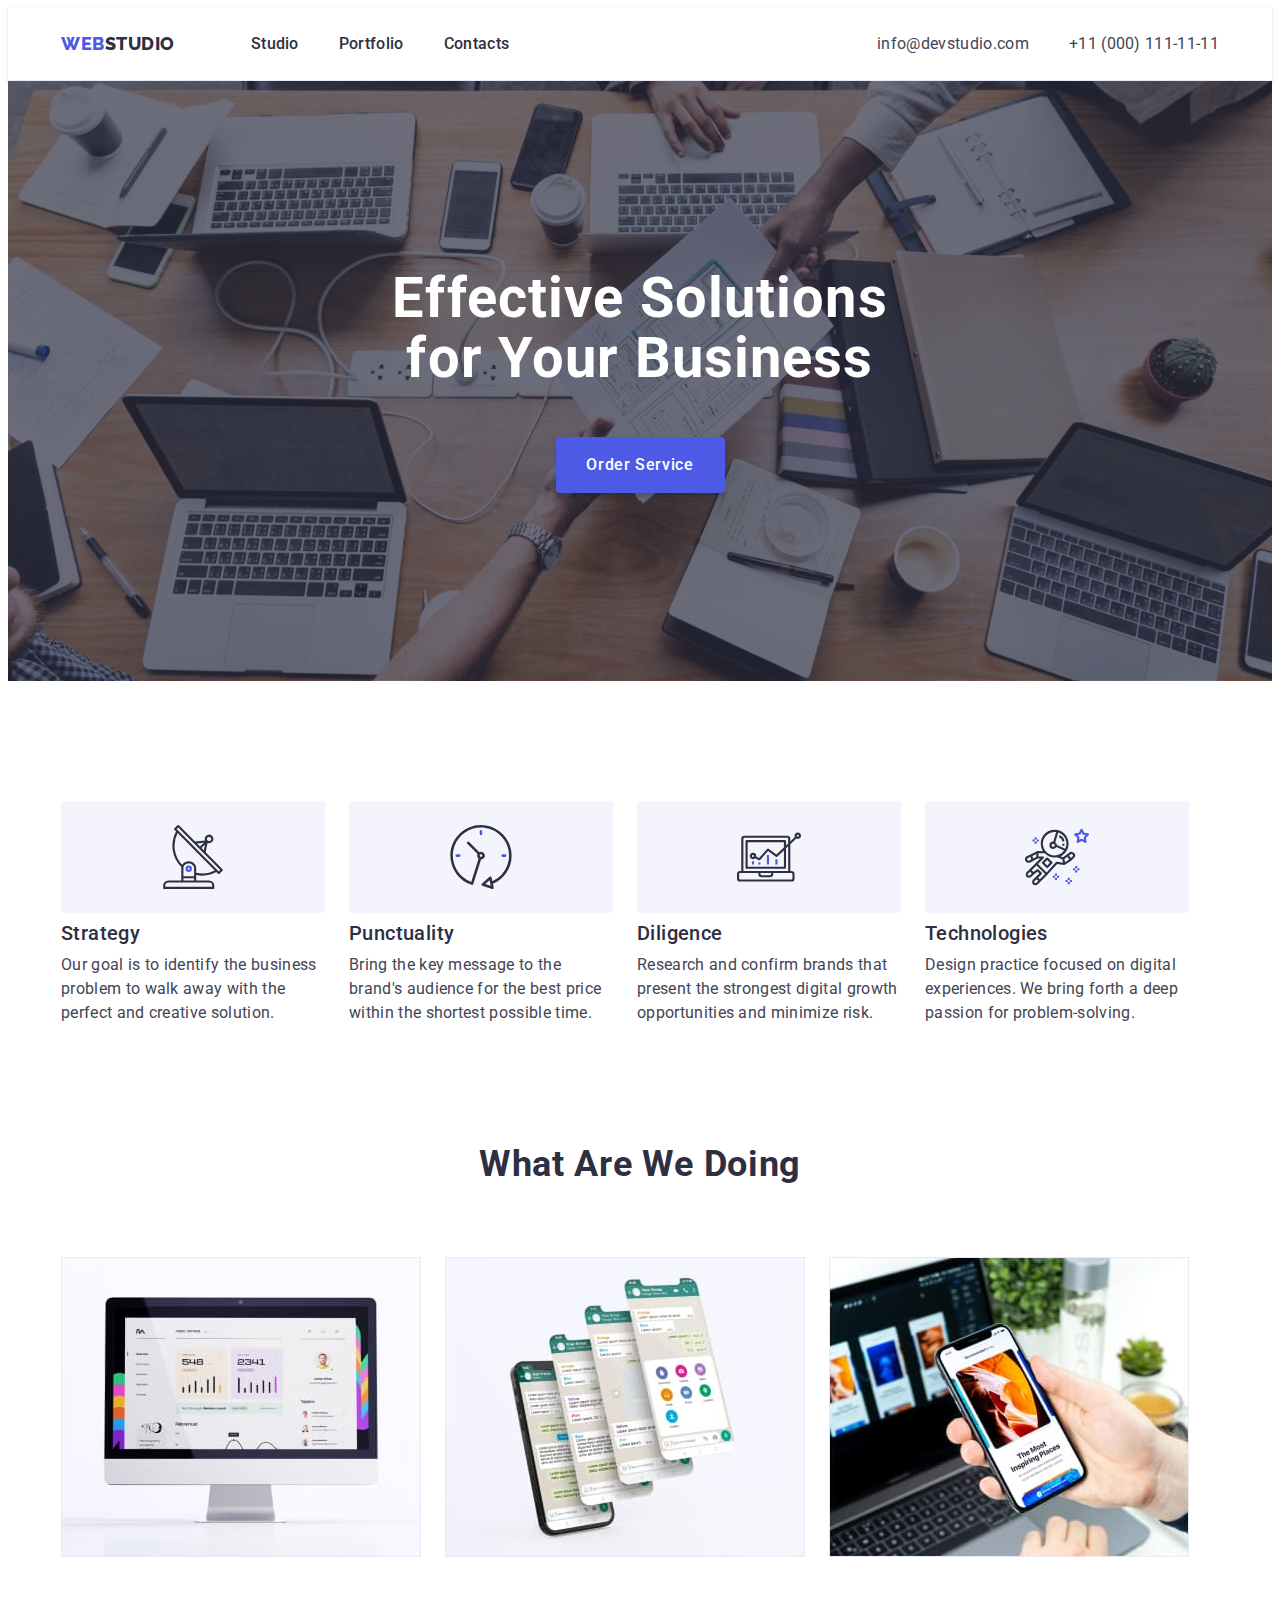
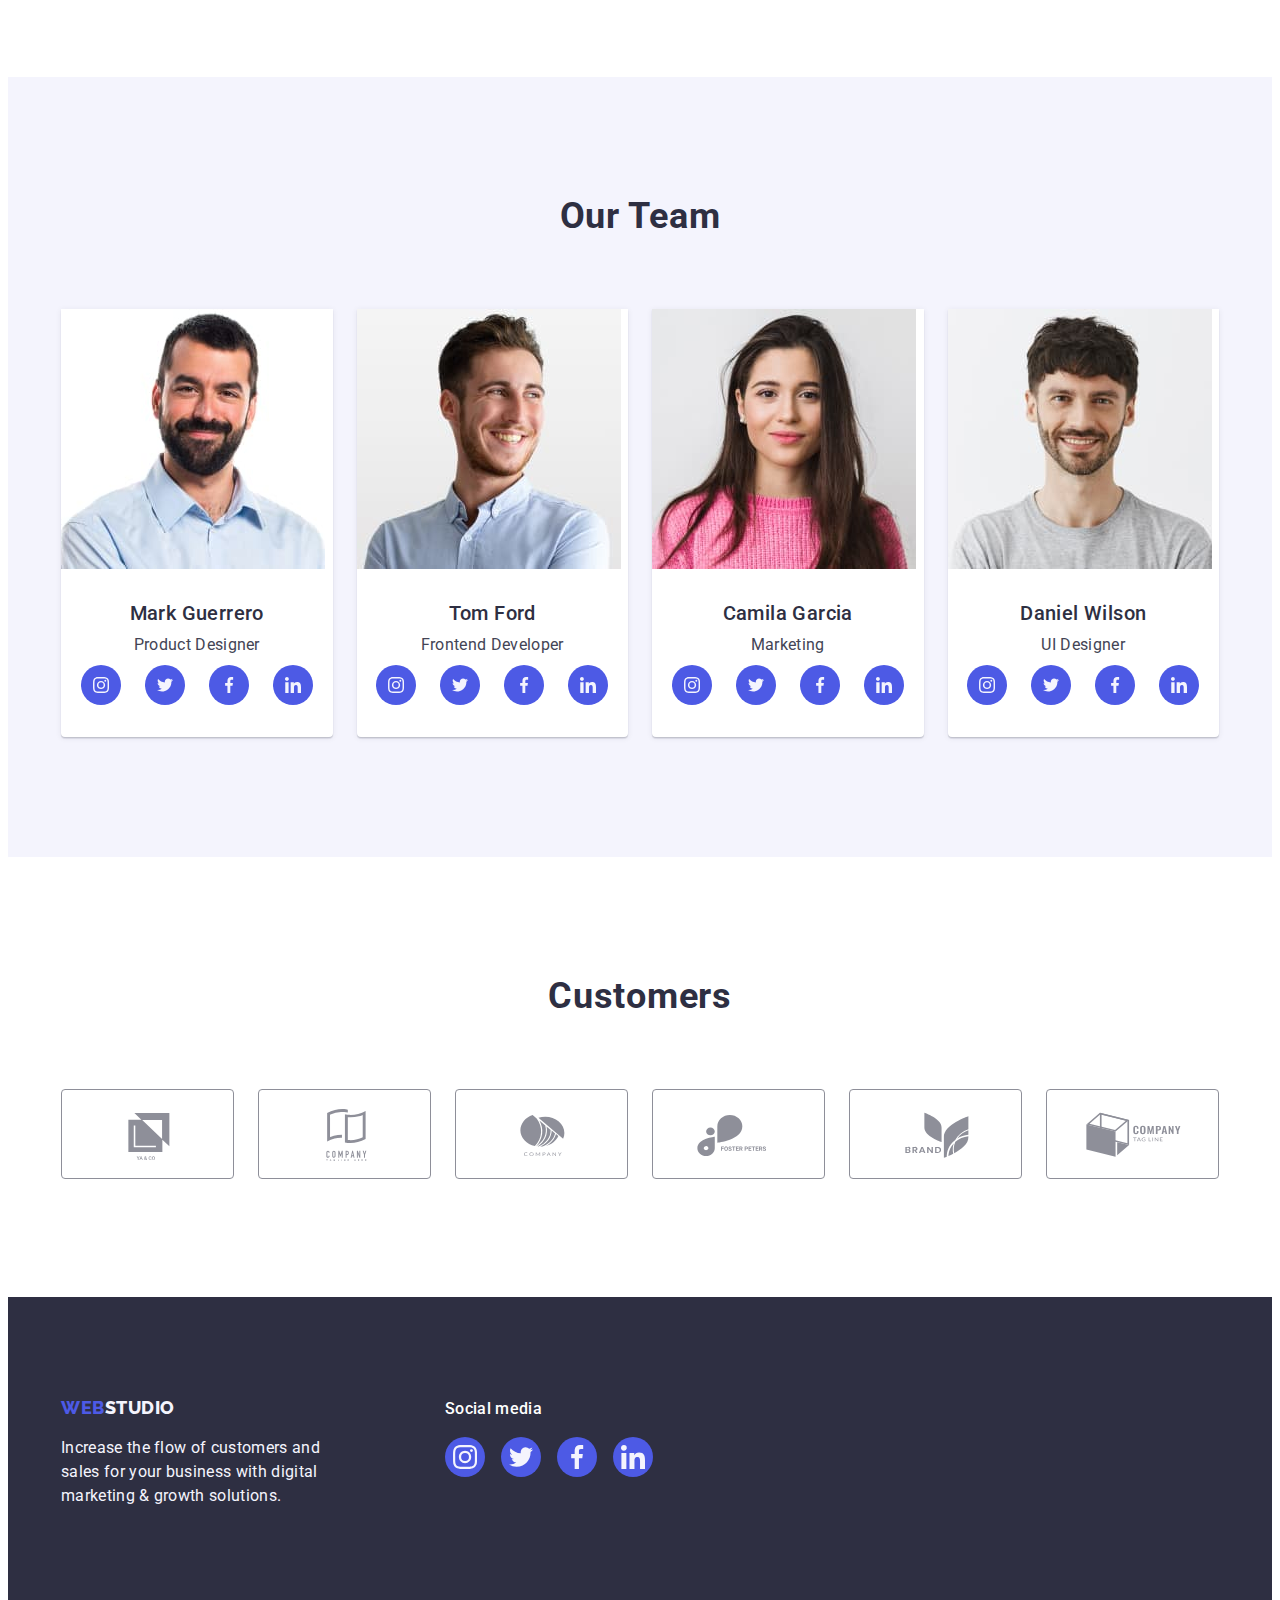
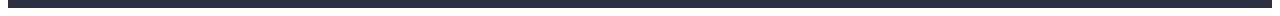
<file: index.html>
<!DOCTYPE html>
<html lang="en">
  <head>
    <meta charset="UTF-8" />
    <meta http-equiv="X-UA-Compatible" content="IE=edge" />
    <meta name="viewport" content="width=device-width, initial-scale=1.0" />
    <title>Studio</title>
    <link rel="preconnect" href="https://fonts.googleapis.com" />
    <link rel="preconnect" href="https://fonts.gstatic.com" crossorigin />
    <link
      href="https://fonts.googleapis.com/css2?family=Raleway:wght@800&family=Roboto:wght@400;500;600;700&display=swap"
      rel="stylesheet"
    />
    <link
      rel="stylesheet"
      href="https://cdnjs.cloudflare.com/ajax/libs/modern-normalize/1.1.0/modern-normalize.min.css"
      integrity="sha512-wpPYUAdjBVSE4KJnH1VR1HeZfpl1ub8YT/NKx4PuQ5NmX2tKuGu6U/JRp5y+Y8XG2tV+wKQpNHVUX03MfMFn9Q=="
      crossorigin="anonymous"
      referrerpolicy="no-referrer"
    />
    <link rel="stylesheet" href="./css/styles.css" />
  </head>
  <body>
    <header class="header">
      <div class="container header-container">
        <nav class="nav-header link">
          <a href="./index.html" class="header-logo link"
            >Web<span class="header-logostudio">Studio</span>
          </a>
          <ul class="list-header list">
            <li class="item-header">
              <a class="link-header link" href="./index.html">Studio</a>
            </li>
            <li class="item-header">
              <a class="link-header link" href="./portfolio.html">Portfolio</a>
            </li>
            <li class="item-header">
              <a class="link-header link" href="">Contacts</a>
            </li>
          </ul>
        </nav>
        <address class="contact-header">
          <ul class="list-header list">
            <li class="item-header">
              <a class="contact-link link" href="mailto:info@devstudio.com"
                >info@devstudio.com
              </a>
            </li>
            <li class="item-header">
              <a class="contact-link link" href="tel:+110001111111"
                >+11 (000) 111-11-11
              </a>
            </li>
          </ul>
        </address>
      </div>
    </header>
    <main>
      <section class="hero">
        <div class="container">
          <h1 class="hero-title">Effective Solutions for Your Business</h1>
          <button class="hero-btn" type="button">Order Service</button>
        </div>
      </section>
      <section class="about section">
        <div class="container">
          <h2 class="hidden visually-hidden">privilege</h2>
          <ul class="about-list list">
            <li class="about-item">
              <div class="about-soc-link link">
                <svg class="about-soc-icon" width="64px" height="64px">
                  <use href="./images/about.svg#icon-antenna-1"></use>
                </svg>
              </div>
              <h3 class="about-subtitle">Strategy</h3>
              <p class="about-text">
                Our goal is to identify the business problem to walk away with
                the perfect and creative solution.
              </p>
            </li>
            <li class="about-item">
              <div class="about-soc-link link">
                <svg class="about-soc-icon" width="64px" height="64px">
                  <use href="./images/about.svg#icon-clock-1"></use>
                </svg>
              </div>
              <h3 class="about-subtitle">Punctuality</h3>
              <p class="about-text">
                Bring the key message to the brand's audience for the best price
                within the shortest possible time.
              </p>
            </li>
            <li class="about-item">
              <div class="about-soc-link link">
                <svg class="about-soc-icon" width="64px" height="64px">
                  <use href="./images/about.svg#icon-diagram-1"></use>
                </svg>
              </div>
              <h3 class="about-subtitle">Diligence</h3>
              <p class="about-text">
                Research and confirm brands that present the strongest digital
                growth opportunities and minimize risk.
              </p>
            </li>
            <li class="about-item">
              <div class="about-soc-link link">
                <svg class="about-soc-icon" width="64px" height="64px">
                  <use href="./images/about.svg#icon-astronaut"></use>
                </svg>
              </div>
              <h3 class="about-subtitle">Technologies</h3>
              <p class="about-text">
                Design practice focused on digital experiences. We bring forth a
                deep passion for problem-solving.
              </p>
            </li>
          </ul>
        </div>
      </section>
      <section class="products section">
        <div class="container">
          <h2 class="products-title">What are we doing</h2>
          <ul class="products-list list">
            <li class="products-item">
              <img
                src="./images/img.jpg"
                alt="technology"
                width="360"
                height="300"
              />
            </li>
            <li class="products-item">
              <img
                src="./images/img1.jpg"
                alt="technology"
                width="360"
                height="300"
              />
            </li>
            <li class="products-item">
              <img
                src="./images/img2.jpg"
                alt="technology"
                width="360"
                height="300"
              />
            </li>
          </ul>
        </div>
      </section>
      <section class="team section">
        <div class="container">
          <h2 class="team-title">Our Team</h2>
          <ul class="team-list list">
            <li class="team-item">
              <img src="./images/img4.jpg" alt="it" width="264" height="260" />
              <div class="team-card">
                <h3 class="team-subtitle">Mark Guerrero</h3>
                <p class="team-text">Product Designer</p>
                <ul class="team-soc-list list">
                  <li class="team-item-soc">
                    <a class="team-soc-link link" href="">
                      <svg class="team-soc-icon" width="16px" height="16px">
                        <use href="./images/icons.svg#icon-instagram"></use>
                        href="
                      </svg>
                    </a>
                  </li>
                  <li class="team-item-soc">
                    <a class="team-soc-link link" href="">
                      <svg class="team-soc-icon" width="16px" height="16px">
                        <use href="./images/icons.svg#icon-twitter"></use>
                      </svg>
                    </a>
                  </li>
                  <li class="team-item-soc">
                    <a class="team-soc-link link" href="">
                      <svg class="team-soc-icon" width="16px" height="16px">
                        <use href="./images/icons.svg#icon-facebook"></use>
                      </svg>
                    </a>
                  </li>
                  <li class="team-item-soc">
                    <a class="team-soc-link link" href="">
                      <svg class="team-soc-icon" width="16px" height="16px">
                        <use href="./images/icons.svg#icon-linkedin"></use>
                      </svg>
                    </a>
                  </li>
                </ul>
              </div>
            </li>
            <li class="team-item">
              <img src="./images/img5.jpg" alt="it" width="264" height="260" />
              <div class="team-card">
                <h3 class="team-subtitle">Tom Ford</h3>
                <p class="team-text">Frontend Developer</p>
                <ul class="team-soc-list list">
                  <li class="team-item-soc">
                    <a class="team-soc-link link" href="">
                      <svg class="team-soc-icon" width="16px" height="16px">
                        <use href="./images/icons.svg#icon-instagram"></use>
                        href="
                      </svg>
                    </a>
                  </li>
                  <li class="team-item-soc">
                    <a class="team-soc-link link" href="">
                      <svg class="team-soc-icon" width="16px" height="16px">
                        <use href="./images/icons.svg#icon-twitter"></use>
                      </svg>
                    </a>
                  </li>
                  <li class="team-item-soc">
                    <a class="team-soc-link link" href="">
                      <svg class="team-soc-icon" width="16px" height="16px">
                        <use href="./images/icons.svg#icon-facebook"></use>
                      </svg>
                    </a>
                  </li>
                  <li class="team-item-soc">
                    <a class="team-soc-link link" href="">
                      <svg class="team-soc-icon" width="16px" height="16px">
                        <use href="./images/icons.svg#icon-linkedin"></use>
                      </svg>
                    </a>
                  </li>
                </ul>
              </div>
            </li>
            <li class="team-item">
              <img src="./images/img6.jpg" alt="it" width="264" height="260" />
              <div class="team-card">
                <h3 class="team-subtitle">Camila Garcia</h3>
                <p class="team-text">Marketing</p>
                <ul class="team-soc-list list">
                  <li class="team-item-soc">
                    <a class="team-soc-link link" href="">
                      <svg class="team-soc-icon" width="16px" height="16px">
                        <use href="./images/icons.svg#icon-instagram"></use>
                        href="
                      </svg>
                    </a>
                  </li>
                  <li class="team-item-soc">
                    <a class="team-soc-link link" href="">
                      <svg class="team-soc-icon" width="16px" height="16px">
                        <use href="./images/icons.svg#icon-twitter"></use>
                      </svg>
                    </a>
                  </li>
                  <li class="team-item-soc">
                    <a class="team-soc-link link" href="">
                      <svg class="team-soc-icon" width="16px" height="16px">
                        <use href="./images/icons.svg#icon-facebook"></use>
                      </svg>
                    </a>
                  </li>
                  <li class="team-item-soc">
                    <a class="team-soc-link link" href="">
                      <svg class="team-soc-icon" width="16px" height="16px">
                        <use href="./images/icons.svg#icon-linkedin"></use>
                      </svg>
                    </a>
                  </li>
                </ul>
              </div>
            </li>
            <li class="team-item">
              <img src="./images/img7.jpg" alt="it" width="264" height="260" />
              <div class="team-card">
                <h3 class="team-subtitle">Daniel Wilson</h3>
                <p class="team-text">UI Designer</p>
                <ul class="team-soc-list list">
                  <li class="team-item-soc">
                    <a class="team-soc-link link" href="">
                      <svg class="team-soc-icon" width="16px" height="16px">
                        <use href="./images/icons.svg#icon-instagram"></use>
                        href="
                      </svg>
                    </a>
                  </li>
                  <li class="team-item-soc">
                    <a class="team-soc-link link" href="">
                      <svg class="team-soc-icon" width="16px" height="16px">
                        <use href="./images/icons.svg#icon-twitter"></use>
                      </svg>
                    </a>
                  </li>
                  <li class="team-item-soc">
                    <a class="team-soc-link link" href="">
                      <svg class="team-soc-icon" width="16px" height="16px">
                        <use href="./images/icons.svg#icon-facebook"></use>
                      </svg>
                    </a>
                  </li>
                  <li class="team-item-soc">
                    <a class="team-soc-link link" href="">
                      <svg class="team-soc-icon" width="16px" height="16px">
                        <use href="./images/icons.svg#icon-linkedin"></use>
                      </svg>
                    </a>
                  </li>
                </ul>
              </div>
            </li>
          </ul>
        </div>
      </section>
      <section class="customers">
        <div class="container">
          <h2 class="customers-title">Customers</h2>
          <ul class="customers-list list">
            <li class="customers-item-soc">
              <a class="customers-item-link link" href="">
                <svg class="customers-soc-icon" width="104px" height="56px">
                  <use href="./images/customers.svg#icon-Logo"></use>
                </svg>
              </a>
            </li>
            <li class="customers-item-soc">
              <a class="customers-item-link link" href="">
                <svg class="customers-soc-icon" width="104px" height="56px">
                  <use href="./images/customers.svg#icon-Logo1"></use>
                </svg>
              </a>
            </li>
            <li class="customers-item-soc">
              <a class="customers-item-link link" href="">
                <svg class="customers-soc-icon" width="104px" height="56px">
                  <use href="./images/customers.svg#icon-Logo2"></use>
                </svg>
              </a>
            </li>
            <li class="customers-item-soc">
              <a class="customers-item-link link" href="">
                <svg class="customers-soc-icon" width="104px" height="56px">
                  <use href="./images/customers.svg#icon-Logo3"></use>
                </svg>
              </a>
            </li>
            <li class="customers-item-soc">
              <a class="customers-item-link link" href="">
                <svg class="customers-soc-icon" width="104px" height="56px">
                  <use href="./images/customers.svg#icon-Logo4"></use>
                </svg>
              </a>
            </li>
            <li class="customers-item-soc">
              <a class="customers-item-link link" href="">
                <svg class="customers-soc-icon" width="104px" height="56px">
                  <use href="./images/customers.svg#icon-Logo5"></use>
                </svg>
              </a>
            </li>
          </ul>
        </div>
      </section>
    </main>
    <footer class="footer">
      <div class="container footer-container">
        <div>
          <a href="./index.html" class="footer-logo link"
            >Web<span class="footer-logostudio">Studio</span>
          </a>
          <p class="footer-text">
            Increase the flow of customers and sales for your business with
            digital marketing & growth solutions.
          </p>
        </div>
        <div>
          <p class="footer-title">Social media</p>
          <ul class="footer-list list">
            <li class="footer-item-soc">
              <a class="footer-item-link link" href="">
                <svg class="footer-soc-icon" width="24px" height="24px">
                  <use href="./images/icons.svg#icon-instagram"></use>
                </svg>
              </a>
            </li>
            <li class="footer-item-soc">
              <a class="footer-item-link link" href="">
                <svg class="footer-soc-icon" width="24px" height="24px">
                  <use href="./images/icons.svg#icon-twitter"></use>
                </svg>
              </a>
            </li>
            <li class="footer-item-soc">
              <a class="footer-item-link link" href="">
                <svg class="footer-soc-icon" width="24px" height="24px">
                  <use href="./images/icons.svg#icon-facebook"></use>
                </svg>
              </a>
            </li>
            <li class="footer-item-soc">
              <a class="footer-item-link link" href="">
                <svg class="footer-soc-icon" width="24px" height="24px">
                  <use href="./images/icons.svg#icon-linkedin"></use>
                </svg>
              </a>
            </li>
          </ul>
        </div>
      </div>
    </footer>
  </body>
</html>
</file>
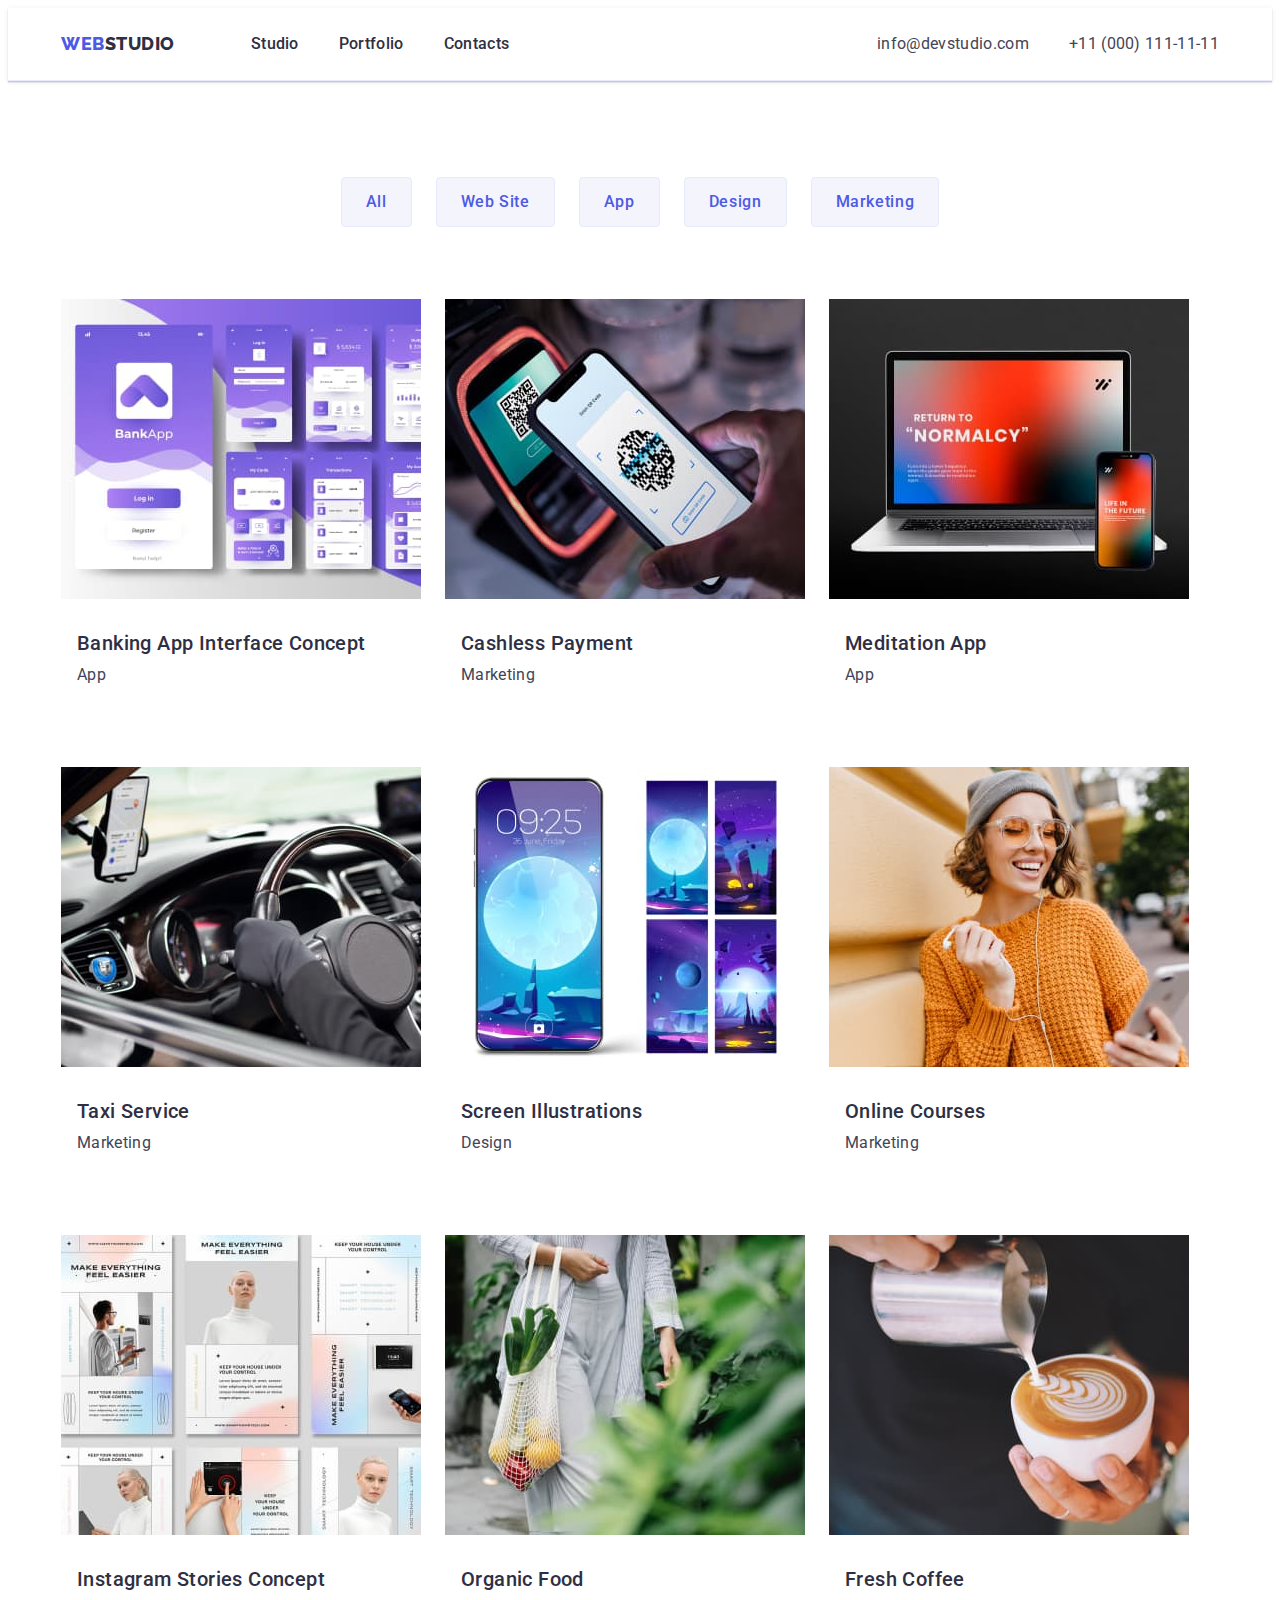
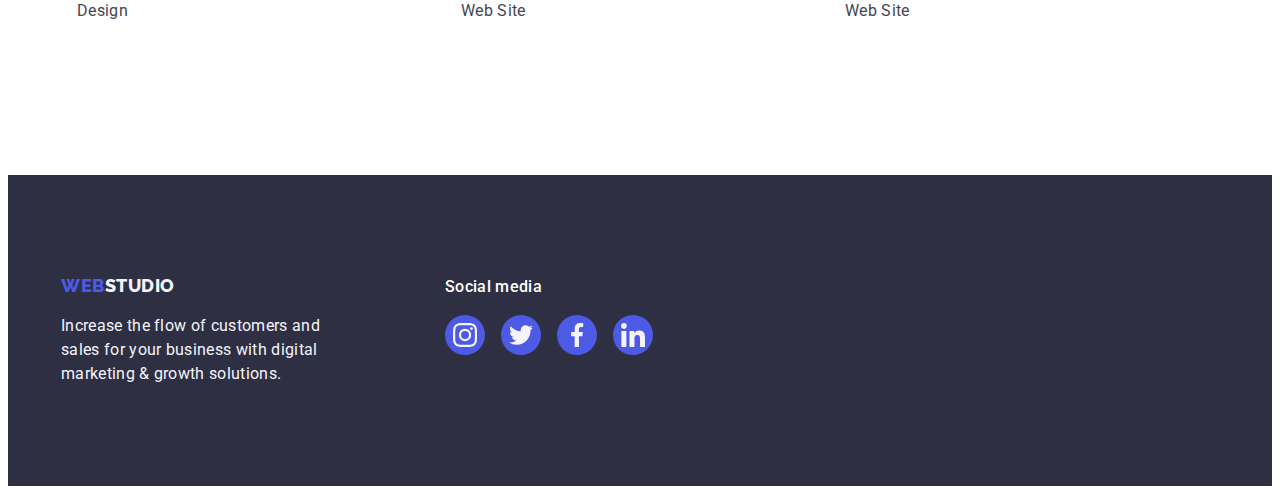
<file: portfolio.html>
<!DOCTYPE html>
<html lang="en">
  <head>
    <meta charset="UTF-8" />
    <meta http-equiv="X-UA-Compatible" content="IE=edge" />
    <meta name="viewport" content="width=device-width, initial-scale=1.0" />
    <title>Studio</title>
    <link rel="preconnect" href="https://fonts.googleapis.com" />
    <link rel="preconnect" href="https://fonts.gstatic.com" crossorigin />
    <link
      href="https://fonts.googleapis.com/css2?family=Raleway:wght@800&family=Roboto:wght@400;500;600;700&display=swap"
      rel="stylesheet"
    />
    <link
      rel="stylesheet"
      href="https://cdnjs.cloudflare.com/ajax/libs/modern-normalize/1.1.0/modern-normalize.min.css"
      integrity="sha512-wpPYUAdjBVSE4KJnH1VR1HeZfpl1ub8YT/NKx4PuQ5NmX2tKuGu6U/JRp5y+Y8XG2tV+wKQpNHVUX03MfMFn9Q=="
      crossorigin="anonymous"
      referrerpolicy="no-referrer"
    />
    <link rel="stylesheet" href="./css/styles.css" />
  </head>
  <body>
    <header class="header">
      <div class="container header-container">
        <nav class="nav-header link">
          <a href="./index.html" class="header-logo link"
            >Web<span class="header-logostudio">Studio</span>
          </a>
          <ul class="list-header list">
            <li class="item-header">
              <a class="link-header link" href="./index.html">Studio</a>
            </li>
            <li class="item-header">
              <a class="link-header link" href="./portfolio.html">Portfolio</a>
            </li>
            <li class="item-header">
              <a class="link-header link" href="">Contacts</a>
            </li>
          </ul>
        </nav>
        <address class="contact-header">
          <ul class="list-header list">
            <li class="item-header">
              <a class="contact-link link" href="mailto:info@devstudio.com"
                >info@devstudio.com
              </a>
            </li>
            <li class="item-header">
              <a class="contact-link link" href="tel:+110001111111"
                >+11 (000) 111-11-11
              </a>
            </li>
          </ul>
        </address>
      </div>
    </header>
    <main>
      <section class="gallery section">
        <div class="container">
          <h1 class="visually-hidden">Gallery</h1>
          <ul class="filter-list-gallery list">
            <li class="filter-gallery-item">
              <button class="filter-btn-text" type="button">All</button>
            </li>
            <li class="filter-gallery-item">
              <button class="filter-btn-text" type="button">Web Site</button>
            </li>
            <li class="filter-gallery-item">
              <button class="filter-btn-text" type="button">App</button>
            </li>
            <li class="filter-gallery-item">
              <button class="filter-btn-text" type="button">Design</button>
            </li>
            <li class="filter-gallery-item">
              <button class="filter-btn-text" type="button">Marketing</button>
            </li>
          </ul>
          <ul class="gallery-list list">
            <li class="gallery-item">
              <a class="galeri-link link" href="">
                <img
                  src="./images/img8.jpg"
                  alt="cervices"
                  width="360"
                  height="300"
                />
                <div class="gallery-card">
                  <h2 class="gallery-title">Banking App Interface Concept</h2>
                  <p class="gallery-text">App</p>
                </div>
              </a>
            </li>
            <li class="gallery-item">
              <a class="galeri-link link" href="">
                <img
                  src="./images/img9.jpg"
                  alt="cervices"
                  width="360"
                  height="300"
                />
                <div class="gallery-card">
                  <h2 class="gallery-title">Cashless Payment</h2>
                  <p class="gallery-text">Marketing</p>
                </div>
              </a>
            </li>
            <li class="gallery-item">
              <a class="galeri-link link" href="">
                <img
                  src="./images/img10.jpg"
                  alt="cervices"
                  width="360"
                  height="300"
                />
                <div class="gallery-card">
                  <h2 class="gallery-title">Meditation App</h2>
                  <p class="gallery-text">App</p>
                </div>
              </a>
            </li>
            <li class="gallery-item">
              <a class="galeri-link link" href="">
                <img
                  src="./images/img11.jpg"
                  alt="cervices"
                  width="360"
                  height="300"
                />
                <div class="gallery-card">
                  <h2 class="gallery-title">Taxi Service</h2>
                  <p class="gallery-text">Marketing</p>
                </div>
              </a>
            </li>
            <li class="gallery-item">
              <a class="galeri-link link" href="">
                <img
                  src="./images/img12.jpg"
                  alt="cervices"
                  width="360"
                  height="300"
                />
                <div class="gallery-card">
                  <h2 class="gallery-title">Screen Illustrations</h2>
                  <p class="gallery-text">Design</p>
                </div>
              </a>
            </li>
            <li class="gallery-item">
              <a class="galeri-link link" href="">
                <img
                  src="./images/img13.jpg"
                  alt="cervices"
                  width="360"
                  height="300"
                />
                <div class="gallery-card">
                  <h2 class="gallery-title">Online Courses</h2>
                  <p class="gallery-text">Marketing</p>
                </div>
              </a>
            </li>
            <li class="gallery-item">
              <a class="galeri-link link" href="">
                <img
                  src="./images/img14.jpg"
                  alt="cervices"
                  width="360"
                  height="300"
                />
                <div class="gallery-card">
                  <h2 class="gallery-title">Instagram Stories Concept</h2>
                  <p class="gallery-text">Design</p>
                </div>
              </a>
            </li>
            <li class="gallery-item">
              <a class="galeri-link link" href="">
                <img
                  src="./images/img15.jpg"
                  alt="cervices"
                  width="360"
                  height="300"
                />
                <div class="gallery-card">
                  <h2 class="gallery-title">Organic Food</h2>
                  <p class="gallery-text">Web Site</p>
                </div>
              </a>
            </li>
            <li class="gallery-item">
              <a class="galeri-link link" href="">
                <img
                  src="./images/img16.jpg"
                  alt="cervices"
                  width="360"
                  height="300"
                />
                <div class="gallery-card">
                  <h2 class="gallery-title">Fresh Coffee</h2>
                  <p class="gallery-text">Web Site</p>
                </div>
              </a>
            </li>
          </ul>
        </div>
      </section>
    </main>
    <footer class="footer">
      <div class="container footer-container">
        <div>
          <a href="./index.html" class="footer-logo link"
            >Web<span class="footer-logostudio">Studio</span>
          </a>
          <p class="footer-text">
            Increase the flow of customers and sales for your business with
            digital marketing & growth solutions.
          </p>
        </div>
        <div>
          <p class="footer-title">Social media</p>
          <ul class="footer-list list">
            <li class="footer-item-soc">
              <a class="footer-item-link link" href="">
                <svg class="footer-soc-icon" width="24px" height="24px">
                  <use href="./images/icons.svg#icon-instagram"></use>
                </svg>
              </a>
            </li>
            <li class="footer-item-soc">
              <a class="footer-item-link link" href="">
                <svg class="footer-soc-icon" width="24px" height="24px">
                  <use href="./images/icons.svg#icon-twitter"></use>
                </svg>
              </a>
            </li>
            <li class="footer-item-soc">
              <a class="footer-item-link link" href="">
                <svg class="footer-soc-icon" width="24px" height="24px">
                  <use href="./images/icons.svg#icon-facebook"></use>
                </svg>
              </a>
            </li>
            <li class="footer-item-soc">
              <a class="footer-item-link link" href="">
                <svg class="footer-soc-icon" width="24px" height="24px">
                  <use href="./images/icons.svg#icon-linkedin"></use>
                </svg>
              </a>
            </li>
          </ul>
        </div>
      </div>
    </footer>
  </body>
</html>
</file>
<file: css/styles.css>
:root {
    --main-background-color: #FFFFFF;
    --second-color: #4D5AE5;
    --logo-color: #2E2F42;
    --text-color: #434455;
    --hover-color: #404BBF;
    --light-color: #F4F4FD;
}

p,h1,h2,h3,h4 {
    margin: 0;
}

ul {
margin: 0;
padding-left: 0;
}

button {
cursor: pointer;
} 

address {
    font-style: normal;
}

img {
    display: block;
}

body {
    font-family: 'Roboto', sans-serif;
    color: var(--text-color);
    background-color: var(--main-background-color);
}

 .container {
    max-width: 1158px;
    padding-left: 15px;
    padding-right: 15px;
    margin: 0 auto;
}   

.list {
    list-style: none;
}

.link {
    text-decoration: none;
    display: inline-block;
}

.visually-hidden {
    position: absolute;
    width: 1px;
    height: 1px;
    margin: -1px;
    border: 0;
    padding: 0;
    white-space: nowrap;
    clip-path: inset(100%);
    clip: rect(0 0 0 0);
    overflow: hidden;
}

.section {
    padding-top: 120px;
    padding-bottom: 120px;
}


/**______________________HEADER________________**/
 
.header {
    background-color: var(--main-background-color);
    padding-top: 24px;
    padding-bottom: 24px;
    border-bottom: 1px solid #E7E9FC;
    box-shadow: 0px 2px 1px rgba(46, 47, 66, 0.08),
    0px 1px 1px rgba(46, 47, 66, 0.16),
    0px 1px 6px rgba(46, 47, 66, 0.08);
}

.header-container {
    display: flex;
    align-items: center;
}

.nav-header {
    display: flex;
    align-items: center;
    margin-right: auto;
}

.header-logo {
    font-family: "Raleway", sans-serif;
    font-style: normal;
    font-weight: 800;
    font-size: 18px;
    line-height: 1.17;
    display: flex;
    align-items: center;
    letter-spacing: 0.03em;
    text-transform: uppercase;
    color: var(--second-color); 
    margin-right: 76px;
}

.header-logostudio {
    font-family: "Raleway", sans-serif;
    color: var(--logo-color);
}

.list-header{
    display: flex;
    gap: 40px;
}


.item-header {
    background-color: var(--main-background-color);
}

.link-header {
    font-weight: 500;
    font-size: 16px;
    line-height: 1.5;
    letter-spacing: 0.02em;
    color: var(--logo-color);
}

.link-header:hover {
    color:var(--hover-color);
}

.link-header:focus {
    color: var(--hover-color);
}

.contact-header {
    font-style: normal;
} 

.contact-link  {
    font-weight: 400;
    font-size: 16px;
    line-height: 1.5;
    letter-spacing: 0.02em;
    color: var(--text-color);
    
}

.contact-link:hover {
    color: var(--hover-color);
}

.contact-link:focus {
    color: var(--hover-color);
}



/**_______________HERO_______________**/

.hero {
    background-color: var(--logo-color);
    padding-top: 188px;
    padding-bottom: 188px; 
    background-image: linear-gradient(rgba(46, 47, 66, 0.7),
            rgba(46, 47, 66, 0.7)), url(../images/hero-img.jpg);
    background-repeat: no-repeat;
    background-position: center;
    background-size: cover;
    max-width: 1440px;
    margin-left: auto;
    margin-right: auto;
}

.hero-title {
    font-weight: 700;
    font-size: 56px;
    line-height: 1.07;
    text-align: center;
    letter-spacing: 0.02em;
    color: var(--main-background-color);
    max-width: 496px;
    display: block;
    margin: 0 auto;
}

.hero-btn {
    min-width: 169px;
    height: 56px;
    border-color: transparent;
    font-family: inherit;
    font-weight: 500;
    font-size: 16px;
    line-height: 1.5;
    letter-spacing: 0.04em;
    color: var(--main-background-color);
    background: var(--second-color);
     display: block;
    margin: 0 auto;
    box-shadow: 0px 4px 4px rgba(0, 0, 0, 0.15);
    border-radius: 4px;
    margin-top: 48px;
}

.hero-btn:hover {   
    background-color: var(--hover-color);
}

.hero-btn:focus {
    background-color: var(--hover-color);
}


/**__________________ABOUT_______________**/

.about {
}

.about-list {
    display: flex;
    gap: 24px;
    align-items: center;
}

.about-item {    
}



.about-subtitle {
    font-weight: 500;
    font-size: 20px;
    line-height: 1.2;
    letter-spacing: 0.02em;
    color: var(--logo-color);
    margin-bottom: 8px;
}

.about-text {
    font-weight: 400;
    font-size: 16px;
    line-height: 1.5;
    letter-spacing: 0.02em;
    color: var(--text-color);
    width: 264px;
}

.about-soc-list {
    display: flex;
    justify-content: center;
    gap: 24px;
}

.about-item-soc {
    width: 64px;
    height: 64px;
}

.about-soc-link {
    border-radius: 4px;
    height: 112px;
    background-color: #F4F4FD;
    display: flex;
    align-items: center;
    justify-content: center;
    margin-bottom: 8px;
}

/**_______________PRODUCTS_______________**/

.products {
    padding-top: 0;
}

.products-title {
    font-weight: 700;
    font-size: 36px;
    line-height: 1.11;
    letter-spacing: 0.02em;
    text-transform: capitalize;
    text-align: center;
    color: var(--logo-color);
    margin-bottom: 72px;
}

.products-list {
    display: flex;
    gap: 24px;
    align-items: center;
}

.products-item {}

/**_______________TEAM_______________**/

.team {
    background-color: var(--light-color);
    padding-top: 120px;
}

.team-list {
    display: flex;
    gap: 24px;
    align-items: center;
}

.team-title {
    font-weight: 700;
    font-size: 36px;
    line-height: 1.11;
    letter-spacing: 0.02em;
    text-transform: capitalize;
    text-align: center;
    color: var(--logo-color);
    margin-bottom: 72px;
}

.team-item {
    background-color: var(--main-background-color);
    width: calc((100% - 72px) / 4);
    border-radius: 0px 0px 4px 4px;
    box-shadow: 0px 1px 6px rgba(46, 47, 66, 0.08),
            0px 1px 1px rgba(46, 47, 66, 0.16),
            0px 2px 1px rgba(46, 47, 66, 0.08);
}

.team-card {
    padding-top: 32px;
    padding-bottom: 32px;
    text-align: center;
}

.team-subtitle {
    font-weight: 500;
    font-size: 20px;
    line-height: 1.2;
    letter-spacing: 0.02em;
    color: var(--logo-color);
    text-align: center;
    margin-bottom: 8px;
}

.team-text { 
    font-weight: 400;
    font-size: 16px;
    line-height: 1.5;
    letter-spacing: 0.02em;
    color: var(--text-color);
    text-align: center;
    margin-bottom: 8px;
}

.team-soc-list {
    display: flex;
    justify-content: center;
    gap: 24px;   
}

.team-item-soc {
    width: 40px;
    height: 40px;
    
    
}

.team-soc-link {
    width: 100%;
    height: 100%;
    border-radius: 50%;
    background-color: #4D5AE5;
    display: flex;
    align-items: center;
    justify-content: center;
}

.team-soc-link:hover,
.team-soc-link:focus {
    background-color: #404BBF;
    color: #404BBF;
}

.team-soc-icon {
    
}

/**_______________CUSTOMERS_______________**/


.customers {
    padding-top: 120px;
    padding-bottom: 120px;
}

.customers-title {
    font-weight: 700;
    font-size: 36px;
    line-height: 1.11;
    text-align: center;
    letter-spacing: 0.02em;
    text-transform: capitalize;
    color: #2E2F42;
    margin-bottom: 72px;
}

.customers-list {
    display: flex;
    justify-content: center;
    gap: 24px;
    padding: 0;
    margin: 0;
}

.customers-item-soc {
    width: calc((100% - 120px) / 6);
    height: 88px;
    
}

.customers-item-link {
    height: 100%;
    display: flex;
    align-items: center;
    justify-content: center;
    border: 1px solid #8E8F99;
    border-radius: 4px;
    color: #8E8F99;
}

.customers-soc-icon {
    fill: currentColor;
}


.customers-item-link:hover,
 .customers-item-link:focus {
    color: #404BBF;
    border-color: #404BBF;
}

/**_______________FOOTER_______________**/

.footer {
    background: var(--logo-color);
    padding-top: 100px;
    padding-bottom: 100px;

}

.footer-text {
    font-weight: 400;
    font-size: 16px;
    line-height: 1.5;
    letter-spacing: 0.02em;
    color: var(--light-color);
    width: 264px; 
    margin-top: 18px;
}

.footer-logo {
    font-family: "Raleway", sans-serif;
    font-style: normal;
    font-weight: 800;
    font-size: 18px;
    line-height: 1.17;
    letter-spacing: 0.03em;
    text-transform: uppercase;
    color: var(--second-color);
}

.footer-logostudio {
    font-family: "Raleway", sans-serif;
    color: var(--light-color);
}

.footer-container {
    display: flex;
    gap: 120px;
}

.footer-title {
    font-family: 'Roboto';
    font-style: normal;
    font-weight: 500;
    font-size: 16px;
    line-height: 1.5;
    letter-spacing: 0.02em;
    color: #FFFFFF;
    margin-bottom: 16px;
}

.footer-list {
    display: flex;
    justify-content: center;
    align-items: center;
    gap: 16px;
}

.footer-item-soc {
    width: 40px;
    height: 40px;
}

.footer-item-link {
    width: 100%;
    height: 100%;
    border-radius: 50%;
    background-color: #4D5AE5;
    display: flex;
    align-items: center;
    justify-content: center;
}

.footer-item-link:hover,
 .footer-item-link:focus {
background-color: #31D0AA;
color: #31D0AA;
}

.footer-soc-icon {
}



/**_______________GALLERY_______________**/

.gallery {
    padding-bottom: 120px;
    padding-top: 96px;
}


.filter-list-gallery {
    display: flex;
    gap: 24px;
    justify-content: center;
    align-items: center;
    margin-bottom: 72px;
}

.filter-gallery-item {   

}

.filter-btn-text {
    border-color: transparent;
    font-family: inherit;
    font-weight: 500;
    font-size: 16px;
    line-height: 1.5;
    letter-spacing: 0.04em;
    color: var(--second-color);
    background-color: var(--light-color);
    flex-direction: row;
    justify-content: center;
    border: 1px solid #E7E9FC;
    border-radius: 4px;
    padding: 12px 24px;
}

.filter-btn-text:hover,
.filter-btn-text:focus {
    border-color: transparent;
    background-color: var(--hover-color);
    color: var(--main-background-color);
    box-shadow: 0px 3px 1px rgba(0, 0, 0, 0.1),
                0px 2px 1px rgba(0, 0, 0, 0.08),
                0px 2px 2px rgba(0, 0, 0, 0.12);
}

.gallery-list {
    display: flex;
    flex-wrap: wrap;
    gap: 48px 24px;

}

.gallery-item {
    flex-basis: ((100% - 48px) / 3);
}

.gallery-card {
    border: 1px solid var(--color-accent-text);
    border-top: none;
    padding: 32px 16px;
}

.galeri-link:hover,
.galeri-link:focus {
    border-color: var(--light-color);
    box-shadow: 0px 1px 6px rgba(46, 47, 66, 0.08),
        0px 1px 1px rgba(46, 47, 66, 0.16),
        0px 2px 1px rgba(46, 47, 66, 0.08);
}

.gallery-item .gallery-title {
    font-weight: 500;
    font-size: 20px;
    line-height: 1.2;
    letter-spacing: 0.02em;
    color: var(--logo-color);
    margin-bottom: 8px;
}

.gallery-item .gallery-text {
    font-size: 16px;
    line-height: 1.5;
    letter-spacing: 0.02em;
    color: var(--text-color);
}
</file>
